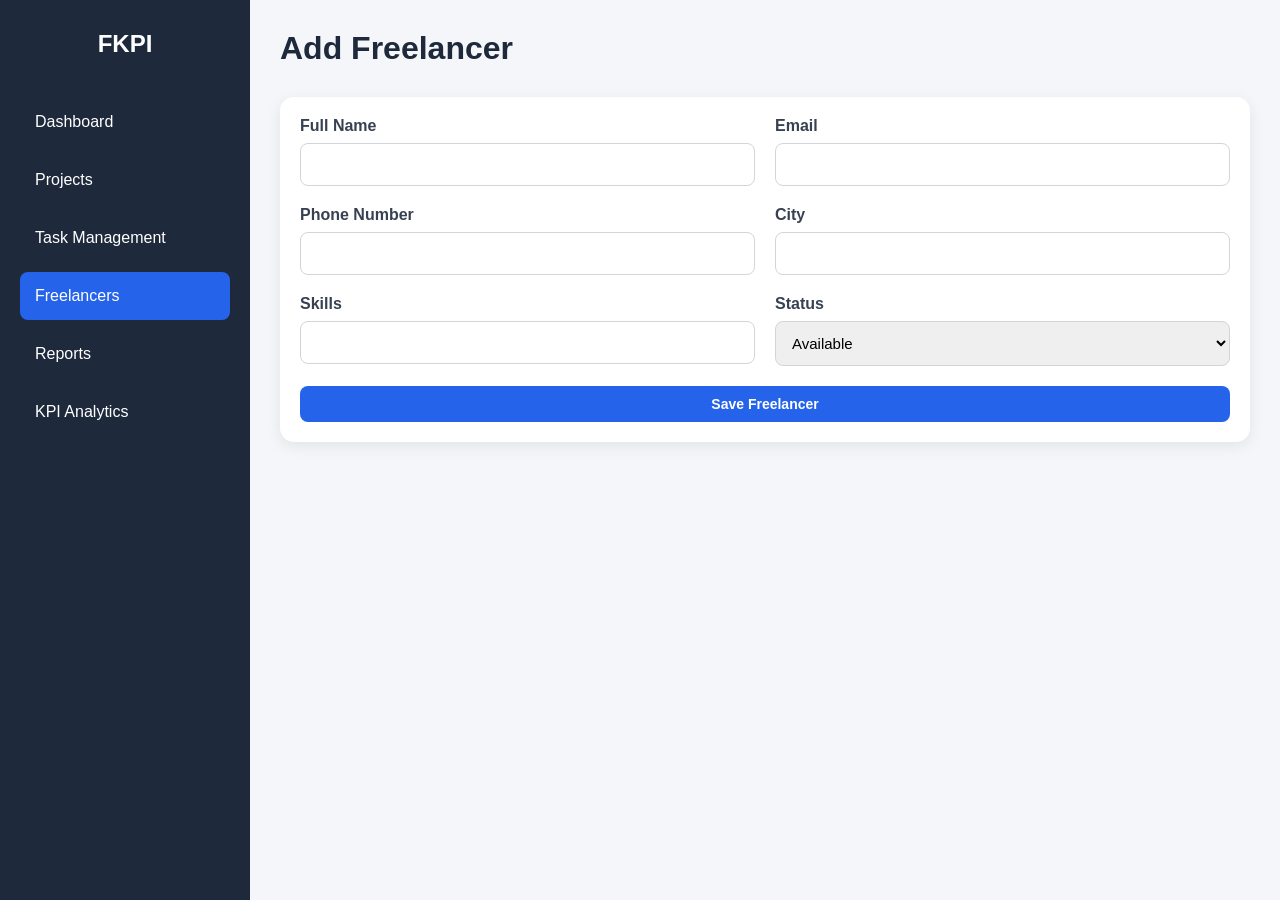
<file: pages/add-freelancer.html>
<!DOCTYPE html>
<html>
<head>
    <title>Add Freelancer</title>
    <link rel="stylesheet" href="../css/style.css">
</head>
<body>

<div class="container">

    <div class="sidebar">

        <h2>FKPI</h2>

        <ul>

            <li onclick="window.location.href='../index.html'">
                Dashboard
            </li>

            <li onclick="window.location.href='projects.html'">
                Projects
            </li>

            <li onclick="window.location.href='tasks.html'">
                Task Management
            </li>

            <li class="active"
                onclick="window.location.href='freelancers.html'">
                Freelancers
            </li>

            <li onclick="window.location.href='reports.html'">
                Reports
            </li>

            <li onclick="window.location.href='analytics.html'">
                KPI Analytics
            </li>

        </ul>

    </div>

    <div class="main">

        <div class="topbar">

            <h1>Add Freelancer</h1>

        </div>

        <div class="card">

            <form id="freelancerForm">

                <div class="form-group">

                    <label>Full Name</label>
                    <input type="text" id="fullName" required>

                </div>

                <div class="form-group">

                    <label>Email</label>
                    <input type="email" id="email" required>

                </div>

                <div class="form-group">

                    <label>Phone Number</label>
                    <input type="text" id="phone" required>

                </div>

                <div class="form-group">

                    <label>City</label>
                    <input type="text" id="city">

                </div>

                <div class="form-group">

                    <label>Skills</label>
                    <input type="text" id="skills">

                </div>

                <div class="form-group">

                    <label>Status</label>

                    <select id="status">

                        <option>Available</option>
                        <option>Busy</option>
                        <option>Inactive</option>

                    </select>

                </div>

                <button
                    type="submit"
                    class="btn btn-primary">

                    Save Freelancer

                </button>

            </form>

        </div>

    </div>

</div>

<script src="../js/modules/add-freelancer.js"></script>

</body>
</html>
</file>
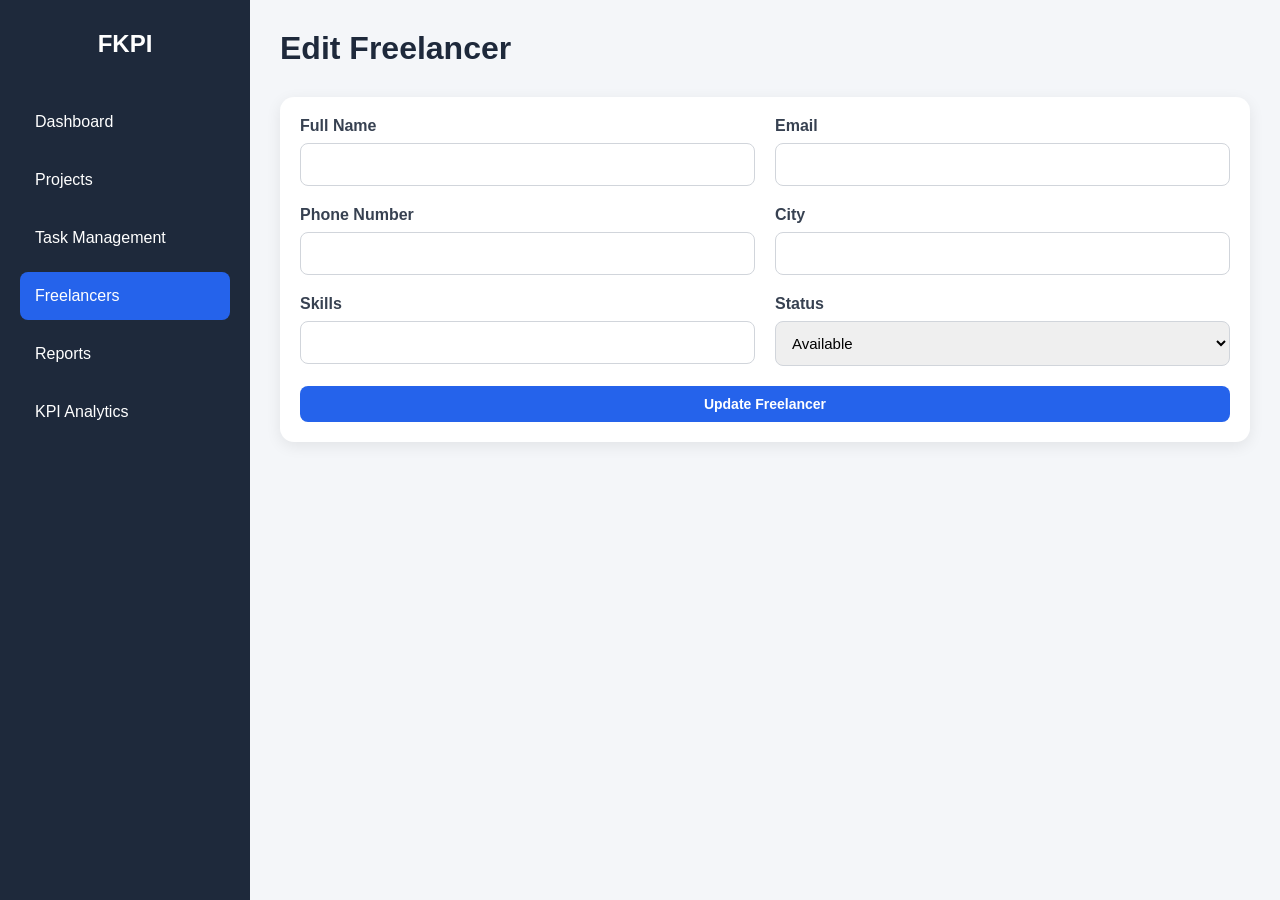
<file: pages/edit-freelancer.html>
<!DOCTYPE html>
<html>
<head>
    <title>Edit Freelancer</title>
    <link rel="stylesheet" href="../css/style.css">
</head>
<body>

<div class="container">

    <div class="sidebar">

        <h2>FKPI</h2>

        <ul>

            <li onclick="window.location.href='../index.html'">
                Dashboard
            </li>

            <li onclick="window.location.href='projects.html'">
                Projects
            </li>

            <li onclick="window.location.href='tasks.html'">
                Task Management
            </li>

            <li class="active"
                onclick="window.location.href='freelancers.html'">
                Freelancers
            </li>

            <li onclick="window.location.href='reports.html'">
                Reports
            </li>

            <li onclick="window.location.href='analytics.html'">
                KPI Analytics
            </li>

        </ul>

    </div>

    <div class="main">

        <div class="topbar">

            <h1>Edit Freelancer</h1>

        </div>

        <div class="card">

            <form id="freelancerForm">

                <div class="form-group">

                    <label>Full Name</label>
                    <input type="text" id="fullName" required>

                </div>

                <div class="form-group">

                    <label>Email</label>
                    <input type="email" id="email" required>

                </div>

                <div class="form-group">

                    <label>Phone Number</label>
                    <input type="text" id="phone" required>

                </div>

                <div class="form-group">

                    <label>City</label>
                    <input type="text" id="city">

                </div>

                <div class="form-group">

                    <label>Skills</label>
                    <input type="text" id="skills">

                </div>

                <div class="form-group">

                    <label>Status</label>

                    <select id="status">

                        <option>Available</option>
                        <option>Busy</option>
                        <option>Inactive</option>

                    </select>

                </div>

                <button
                    type="submit"
                    class="btn btn-primary">

                    Update Freelancer

                </button>

            </form>

        </div>

    </div>

</div>

<script src="../js/modules/edit-freelancer.js"></script>

</body>
</html>
</file>
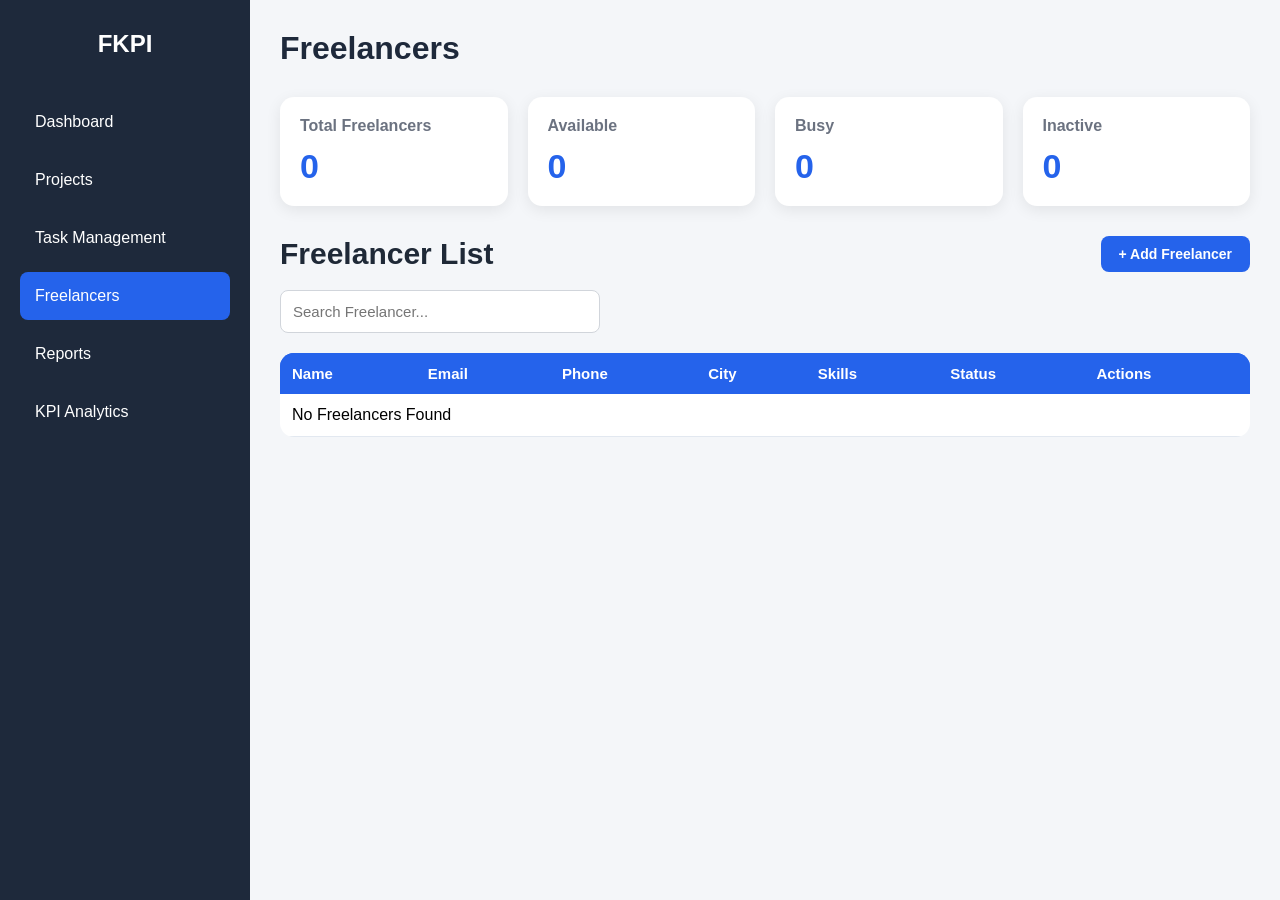
<file: pages/freelancers.html>
<!DOCTYPE html>
<html>
<head>
    <title>Freelancers</title>
    <link rel="stylesheet" href="../css/style.css">
</head>
<body>

<div class="container">

    <div class="sidebar">

        <h2>FKPI</h2>

        <ul>

            <li onclick="window.location.href='../index.html'">
                Dashboard
            </li>

            <li onclick="window.location.href='projects.html'">
                Projects
            </li>

            <li onclick="window.location.href='tasks.html'">
                Task Management
            </li>

            <li class="active"
                onclick="window.location.href='freelancers.html'">
                Freelancers
            </li>

            <li onclick="window.location.href='reports.html'">
                Reports
            </li>

            <li onclick="window.location.href='analytics.html'">
                KPI Analytics
            </li>

        </ul>

    </div>

    <div class="main">

        <div class="topbar">
            <h1>Freelancers</h1>
        </div>

        <!-- KPI Cards -->

        <div class="cards">

            <div class="card">
                <h3>Total Freelancers</h3>
                <h2 id="totalFreelancers">0</h2>
            </div>

            <div class="card">
                <h3>Available</h3>
                <h2 id="availableFreelancers">0</h2>
            </div>

            <div class="card">
                <h3>Busy</h3>
                <h2 id="busyFreelancers">0</h2>
            </div>

            <div class="card">
                <h3>Inactive</h3>
                <h2 id="inactiveFreelancers">0</h2>
            </div>

        </div>

        <!-- Search -->

        <div class="section">

            <div class="section-header">

                <h2>Freelancer List</h2>

                <button
                    class="btn btn-primary"
                    onclick="window.location.href='add-freelancer.html'">

                    + Add Freelancer

                </button>

            </div>

            <div class="table-header">

                <input
                    type="text"
                    id="searchFreelancer"
                    placeholder="Search Freelancer...">

            </div>

            <table>

                <thead>

                    <tr>

                        <th>Name</th>
                        <th>Email</th>
                        <th>Phone</th>
                        <th>City</th>
                        <th>Skills</th>
                        <th>Status</th>
                        <th>Actions</th>

                    </tr>

                </thead>

                <tbody id="freelancerTable">

                </tbody>

            </table>

        </div>

    </div>

</div>

<script src="../js/modules/freelancers.js"></script>

</body>
</html>
</file>
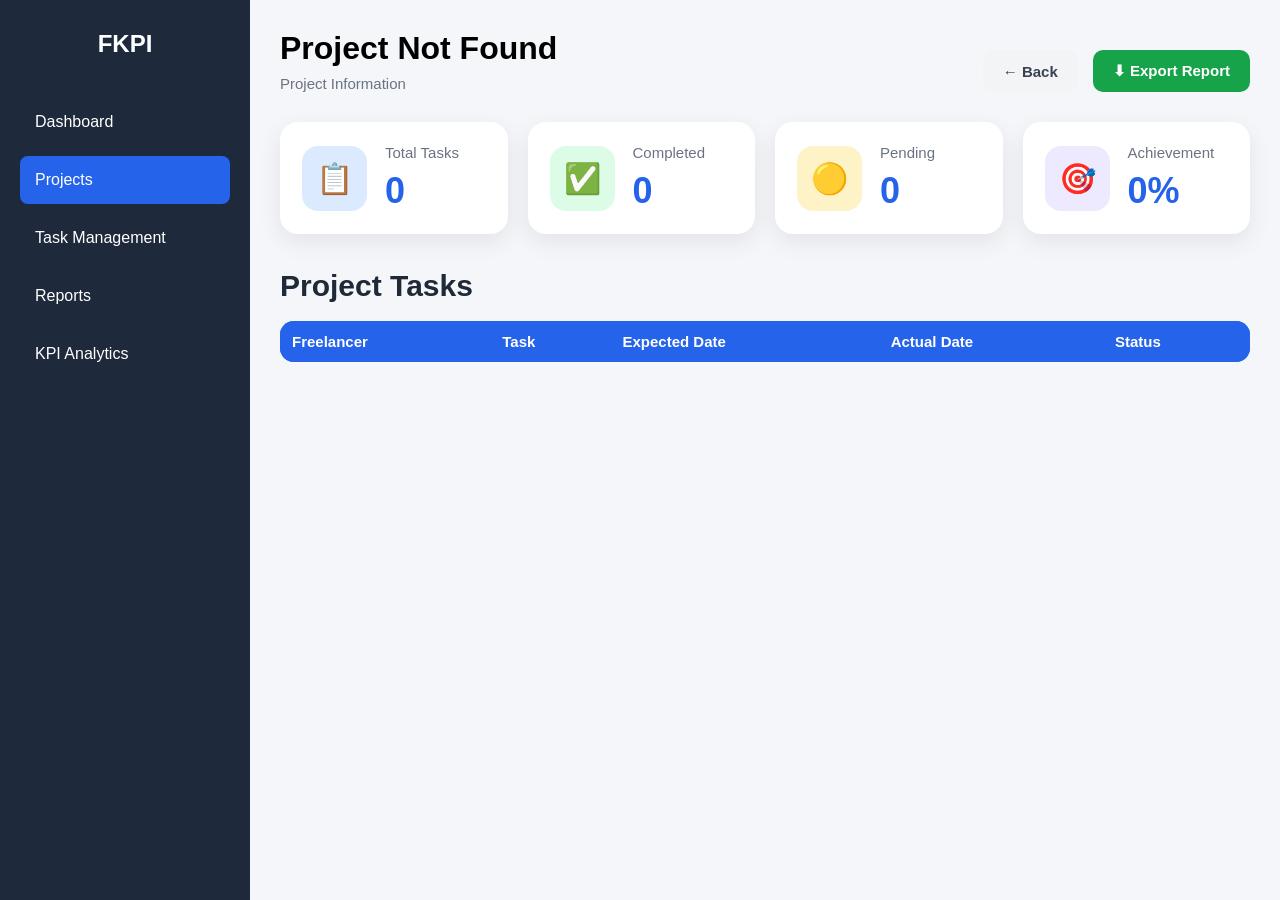
<file: pages/project-details.html>
<!DOCTYPE html>
<html>

<head>

    <title>Project Details</title>

    <link rel="stylesheet"
          href="../css/style.css">

</head>

<body>

<div class="container">

    <!-- Sidebar -->

    <div class="sidebar">

        <h2>FKPI</h2>

        <ul>

            <li
                onclick="window.location.href='../index.html'">
                Dashboard
            </li>

            <li class="active"
                onclick="window.location.href='projects.html'">
                Projects
            </li>

            <li
                onclick="window.location.href='tasks.html'">
                Task Management
            </li>

            <li>
                Reports
            </li>

            <li>
                KPI Analytics
            </li>

        </ul>

    </div>

    <!-- Main -->

    <div class="main">

        <!-- Project Header -->

<div class="project-header">

    <div>

        <h1 id="projectTitle">
            📁 Project Details
        </h1>

        <p class="project-id" id="projectInfo">
            Project Information
        </p>

    </div>

    <div class="project-actions">

        <button
            class="back-btn"
            onclick="history.back()">

            ← Back

        </button>

        <button
            class="export-btn"
            onclick="exportCSV()">

            ⬇ Export Report

        </button>

    </div>

</div>


<!-- KPI Cards -->

<div class="kpi-grid">

    <div class="kpi-card">

        <div class="kpi-icon blue">
            📋
        </div>

        <div>

            <span>Total Tasks</span>

            <h2 id="projectTotalTasks">0</h2>

        </div>

    </div>

    <div class="kpi-card">

        <div class="kpi-icon green">
            ✅
        </div>

        <div>

            <span>Completed</span>

            <h2 id="projectCompletedTasks">0</h2>

        </div>

    </div>

    <div class="kpi-card">

        <div class="kpi-icon orange">
            🟡
        </div>

        <div>

            <span>Pending</span>

            <h2 id="projectPendingTasks">0</h2>

        </div>

    </div>

    <div class="kpi-card">

        <div class="kpi-icon purple">
            🎯
        </div>

        <div>

            <span>Achievement</span>

            <h2 id="projectAchievement">0%</h2>

        </div>

    </div>

</div>

        <!-- Tasks -->

        <div class="section">

            <div class="section-header">

                <h2>Project Tasks</h2>

            </div>

            <table>

                <thead>

                    <tr>

                        <th>Freelancer</th>
                        <th>Task</th>
                        <th>Expected Date</th>
                        <th>Actual Date</th>
                        <th>Status</th>

                    </tr>

                </thead>

                <tbody id="tasksTable">

                </tbody>

            </table>

        </div>

    </div>

</div>

<script src="../js/modules/projectDetails.js">

</script>

</body>

</html>
</file>
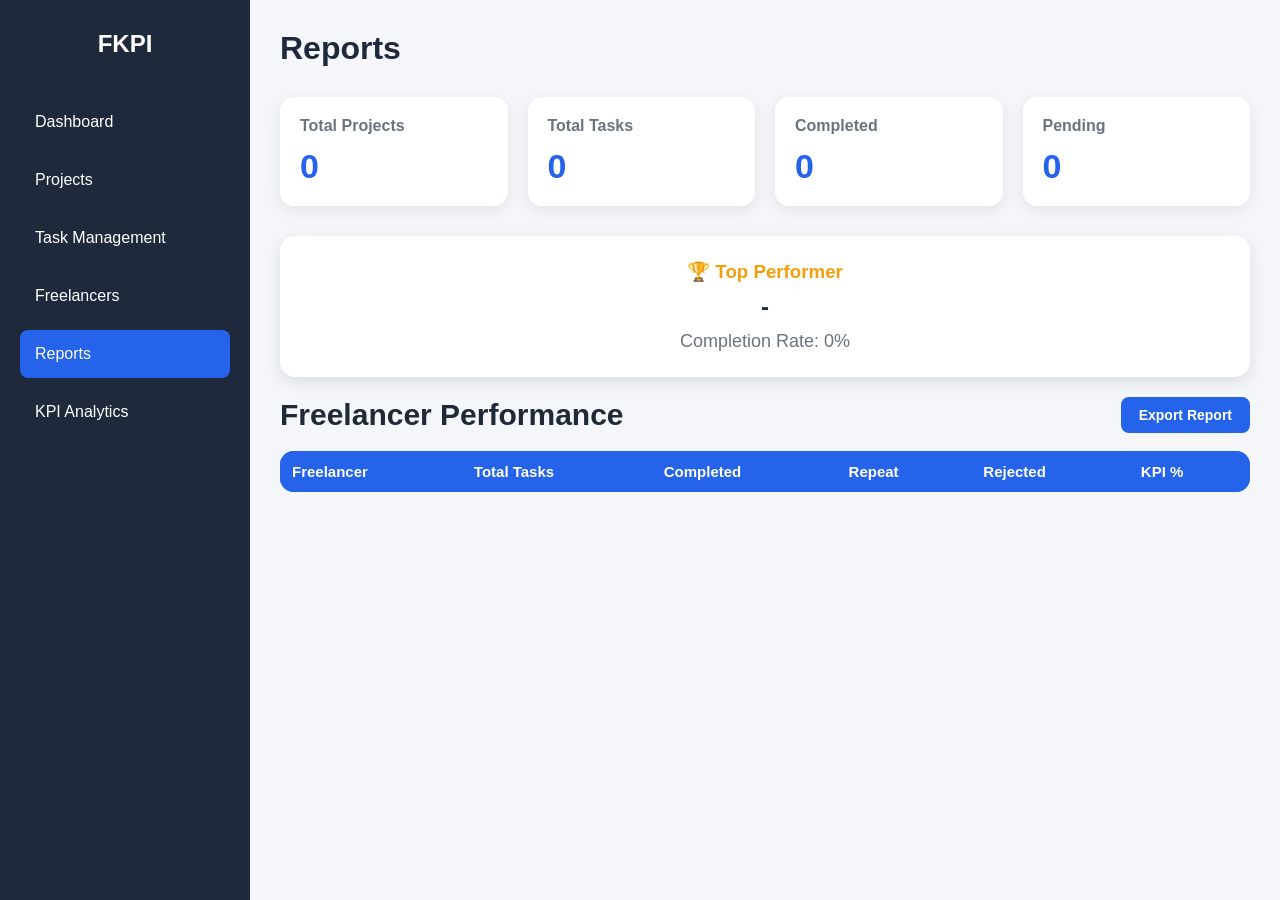
<file: pages/reports.html>
<!DOCTYPE html>
<html>

<head>
    <title>Reports</title>

    <link rel="stylesheet" href="../css/style.css">
</head>

<body>

    <div class="container">

        <!-- Sidebar -->

        <div class="sidebar">

            <h2>FKPI</h2>

            <ul>

                <li onclick="window.location.href='../index.html'">
                    Dashboard
                </li>

                <li onclick="window.location.href='projects.html'">
                    Projects
                </li>

                <li onclick="window.location.href='tasks.html'">
                    Task Management
                </li>

                <li onclick="window.location.href='freelancers.html'">
                    Freelancers
                </li>

                <li class="active"
                    onclick="window.location.href='reports.html'">
                    Reports
                </li>

                <li onclick="window.location.href='analytics.html'">
                    KPI Analytics
                </li>

            </ul>

        </div>


        <!-- Main Content -->

        <div class="main">

            <div class="topbar">
                <h1>Reports</h1>
            </div>


            <!-- Summary Cards -->

            <div class="cards">

                <div class="card">
                    <h3>Total Projects</h3>
                    <h2 id="reportProjects">0</h2>
                </div>

                <div class="card">
                    <h3>Total Tasks</h3>
                    <h2 id="reportTasks">0</h2>
                </div>

                <div class="card">
                    <h3>Completed</h3>
                    <h2 id="reportCompleted">0</h2>
                </div>

                <div class="card">
                    <h3>Pending</h3>
                    <h2 id="reportPending">0</h2>
                </div>

            </div>


            <div class="top-performer-card">

                <h3>🏆 Top Performer</h3>

                <h2 id="topPerformerName">
                    -
                </h2>

                <p>

                    Completion Rate:

                    <span id="topPerformerKPI">

                        0%

                    </span>

                </p>

            </div>

            <!-- Freelancer Performance -->

            <div class="section">

                <div class="section-header">

                    <h2>Freelancer Performance</h2>

                    <button
                        class="btn btn-primary"
                        onclick="exportReport()">

                        Export Report

                    </button>

                </div>

                <table>

                    <thead>

                        <tr>

                            <th>Freelancer</th>
                            <th>Total Tasks</th>
                            <th>Completed</th>
                            <th>Repeat</th>
                            <th>Rejected</th>
                            <th>KPI %</th>

                        </tr>

                    </thead>

                    <tbody id="performanceTable">

                    </tbody>

                </table>

            </div>

        </div>

    </div>

    <script src="../js/modules/reports.js"></script>

</body>

</html>
</file>
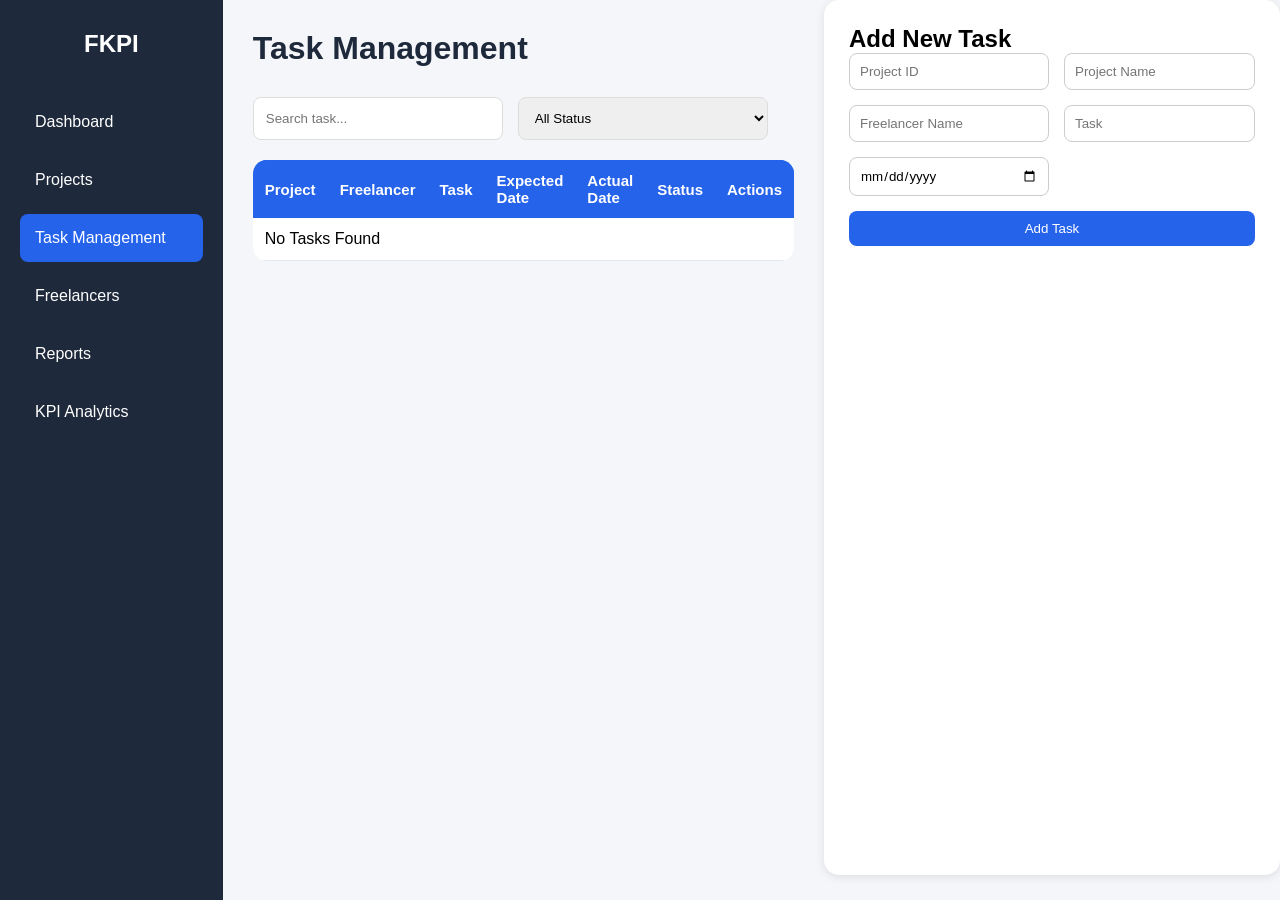
<file: pages/tasks.html>
<!DOCTYPE html>
<html>
<head>
    <title>Task Management</title>
    <link rel="stylesheet" href="../css/style.css">
</head>
<body>

<div class="container">

    <!-- Sidebar -->
    <div class="sidebar">
        <h2>FKPI</h2>

        <ul>

            <li
                onclick="window.location.href='../index.html'">
                Dashboard
            </li>

            <li
                onclick="window.location.href='projects.html'">
                Projects
            </li>

            <li class="active"
                onclick="window.location.href='tasks.html'">
                Task Management
            </li>

            <li onclick="window.location.href='freelancers.html'">
                Freelancers
            </li>

            <li onclick="window.location.href='reports.html'">
                Reports
            </li>

            <li onclick="window.location.href='analytics.html'">
                KPI Analytics
            </li>

        </ul>
    </div>

    <!-- Main -->

    <div class="main">

        <div class="topbar">
            <h1>Task Management</h1>
        </div>

        <div class="task-toolbar">

            <input
                type="text"
                id="searchTask"
                placeholder="Search task...">

            <select
                id="statusFilter"
                onchange="renderTasks()">

                <option value="All">All Status</option>
                <option value="Pending">Pending</option>
                <option value="Completed">Completed</option>
                <option value="Repeat">Repeat</option>
                <option value="Rejected">Rejected</option>
                <option value="Cancelled">Cancelled</option>

            </select>

        </div>

        <div class="section">

            <table>

                <thead>
                    <tr>
                        <th>Project</th>
                        <th>Freelancer</th>
                        <th>Task</th>
                        <th>Expected Date</th>
                        <th>Actual Date</th>
                        <th>Status</th>
                        <th>Actions</th>
                    </tr>
                    </thead>

                <tbody id="tasksBody">

                </tbody>

            </table>

        </div>

    </div>

    <div class="form-container">

        <h2>Add New Task</h2>

        <form id="taskForm">

            <input
                type="text"
                id="projectId"
                placeholder="Project ID"
                required
            >

            <input
                type="text"
                id="projectName"
                placeholder="Project Name"
                required
            >

            <input
                type="text"
                id="freelancer"
                placeholder="Freelancer Name"
                required
            >

            <input
                type="text"
                id="taskName"
                placeholder="Task"
                required
            >

            <input
                type="date"
                id="expectedDate"
                required
            >

            <button type="submit">
                Add Task
            </button>

        </form>

    </div>

</div>

<script src="../js/tasks.js"></script>

</body>
</html>
</file>
<file: css/style.css>
/* Reset */

*{
    margin:0;
    padding:0;
    box-sizing:border-box;
    font-family: Arial, sans-serif;
}

body{
    background:#f4f6f9;
}

/* Main Layout */

.container{
    display:flex;
    min-height:100vh;
}

/* Sidebar */

.sidebar{
    width:250px;
    background:#1e293b;
    color:white;
    padding:30px 20px;
}

.sidebar h2{
    text-align:center;
    margin-bottom:40px;
}

.sidebar ul{
    list-style:none;
}

.sidebar ul li{
    padding:15px;
    margin-bottom:10px;
    border-radius:8px;
    cursor:pointer;
    transition:0.3s;
}

.sidebar ul li:hover,
.sidebar ul li.active{
    background:#2563eb;
}

/* Main Content */

.main{
    flex:1;
    padding:30px;
}

.topbar{
    margin-bottom:30px;
}

.topbar h1{
    color:#1e293b;
}

/* KPI Cards */

.cards{
    display:grid;
    grid-template-columns:repeat(auto-fit,minmax(220px,1fr));
    gap:20px;
    margin-bottom:30px;
}

.card{
    background:#fff;
    padding:25px;
    border-radius:15px;
    box-shadow:0 2px 10px rgba(0,0,0,0.1);
}

.card h3{
    color:#64748b;
    margin-bottom:10px;
}

.card h2{
    font-size:35px;
    color:#2563eb;
}

/* Chart Section */

.chart-container{
    background:#fff;
    padding:25px;
    border-radius:15px;
    box-shadow:0 2px 10px rgba(0,0,0,0.1);
    margin-bottom:30px;
    height:350px;
    display:flex;
    justify-content:center;
    align-items:center;
}

#statusChart{
    max-width:300px;
    max-height:300px;
}

.chart-container canvas{
    max-height:400px;
}

/* Table Section */

.table-container{
    background:#fff;
    padding:25px;
    border-radius:15px;
    box-shadow:0 2px 10px rgba(0,0,0,0.1);
}

.table-container h2{
    margin-bottom:20px;
}

table{
    width:100%;
    border-collapse:collapse;
}

table th{
    background:#2563eb;
    color:white;
    padding:12px;
}

table td{
    padding:12px;
    border-bottom:1px solid #e2e8f0;
}

table tr:hover{
    background:#f8fafc;
}

/* Responsive */

@media(max-width:768px){

    .container{
        flex-direction:column;
    }

    .sidebar{
        width:100%;
    }

}

.toolbar{
    display:flex;
    gap:15px;
    margin-bottom:20px;
}

.toolbar input,
.toolbar select{
    padding:10px;
    border:1px solid #ccc;
    border-radius:8px;
}

.action-btn{
    border:none;
    padding:8px 10px;
    border-radius:6px;
    cursor:pointer;
    margin:2px;
    color:#fff;
    font-size:12px;
}

.complete-btn{
    background:#16a34a;
}

.repeat-btn{
    background:#3b82f6;
}

.reject-btn{
    background:#dc2626;
}

.cancel-btn{
    background:#6b7280;
}

.delete-btn{
    background:#111827;
}

.form-container{
    background:#fff;
    padding:25px;
    border-radius:15px;
    margin-bottom:25px;
    box-shadow:0 2px 10px rgba(0,0,0,0.1);
}

#taskForm{
    display:grid;
    grid-template-columns:repeat(auto-fit,minmax(200px,1fr));
    gap:15px;
}

#taskForm input{
    padding:10px;
    border:1px solid #ccc;
    border-radius:8px;
}

#taskForm button{
    background:#2563eb;
    color:white;
    border:none;
    border-radius:8px;
    cursor:pointer;
    padding:10px;
}

.chart-container-wrapper{
    background:#fff;
    padding:25px;
    border-radius:15px;
    box-shadow:0 2px 10px rgba(0,0,0,0.1);
    margin-bottom:30px;
}

.chart-container-wrapper h2{
    margin-bottom:20px;
    color:#1e293b;
}

/* Upload Card */

.upload-card{

    background:#fff;

    border:2px dashed #4F7CFF;

    border-radius:18px;

    padding:45px;

    text-align:center;

    transition:.3s;

}

.upload-card:hover{

    background:#f8fbff;

}

.upload-icon{

    font-size:65px;

    margin-bottom:15px;

}

.selected-file{

    margin:20px auto;

    width:350px;

    padding:12px;

    background:#f5f7fb;

    border-radius:10px;

    font-weight:600;

    color:#444;

}

.upload-card h3{
    margin-top:15px;
    margin-bottom:10px;
    font-size:28px;
    color:#1f2937;
}

.upload-card p{
    margin-bottom:25px;
    color:#6b7280;
    line-height:1.8;
    font-size:16px;
}

#browseBtn{
    margin-top:15px;
    margin-bottom:20px;
    padding:12px 28px;
    font-size:16px;
}

.selected-file{
    margin:20px auto;
    width:320px;
    min-height:22px;
    padding:12px;
    background:#f3f4f6;
    border-radius:10px;
    border:1px solid #d1d5db;
    color:#374151;
    font-weight:600;
}

#uploadBtn{
    margin-top:25px;
}


/* Projects Grid */

.projects-grid{
    display:grid;
    grid-template-columns:repeat(auto-fit,minmax(320px,1fr));
    gap:20px;
}


/* Project Card */

.project-card{
    background:#fff;
    border-radius:15px;
    padding:25px;
    box-shadow:0 2px 10px rgba(0,0,0,0.1);
}

.project-card h3{
    color:#2563eb;
    margin-bottom:15px;
}

.project-card p{
    margin-bottom:8px;
    color:#475569;
}

.project-actions{
    margin-top:20px;
    display:flex;
    gap:10px;
    flex-wrap:wrap;
}

.upload-icon{
    font-size:60px;
    margin-bottom:15px;
}

.upload-box h3{
    margin-bottom:10px;
    color:#1e293b;
}

.upload-btn{
    padding:12px 25px;
    font-size:16px;
}

.section h2{
    margin-bottom:20px;
}

#topPerformerCard .project-card{
    text-align:center;
}

#topPerformerCard h3{
    font-size:28px;
    color:#16a34a;
}

.project-actions{
    margin-top:20px;
    display:flex;
    gap:10px;
}

.btn{
    padding:10px 18px;
    border:none;
    border-radius:8px;
    cursor:pointer;
    font-size:14px;
    font-weight:600;
}

.btn-primary{
    background:#2563eb;
    color:#fff;
}

.btn-primary:hover{
    background:#1d4ed8;
}

.btn-danger{
    background:#dc2626;
    color:#fff;
}

.btn-danger:hover{
    background:#b91c1c;
}

.section-header{
    display:flex;
    justify-content:space-between;
    align-items:center;
    margin-bottom:20px;
}

.section-header h2{
    margin:0;
}

.task-toolbar{
    display:flex;
    gap:15px;
    margin:20px 0;
}

.task-toolbar input,
.task-toolbar select{
    padding:12px;
    border:1px solid #ddd;
    border-radius:8px;
    min-width:250px;
}

.status-badge{
    padding:6px 12px;
    border-radius:20px;
    font-size:12px;
    font-weight:600;
    color:#fff;
}

.completed{
    background:#16a34a;
}

.pending{
    background:#f59e0b;
}

.repeat{
    background:#3b82f6;
}

.rejected{
    background:#dc2626;
}

.cancelled{
    background:#6b7280;
}

.excellent{
    background:#16a34a;
    color:#fff;
    padding:6px 12px;
    border-radius:20px;
}

.good{
    background:#2563eb;
    color:#fff;
    padding:6px 12px;
    border-radius:20px;
}

.average{
    background:#f59e0b;
    color:#fff;
    padding:6px 12px;
    border-radius:20px;
}

.poor{
    background:#dc2626;
    color:#fff;
    padding:6px 12px;
    border-radius:20px;
}

.charts-grid{

    display:grid;

    grid-template-columns:repeat(auto-fit,minmax(450px,1fr));

    gap:25px;

    margin-top:25px;

}

.chart-card{

    background:#fff;

    padding:25px;

    border-radius:15px;

    box-shadow:0 2px 10px rgba(0,0,0,.08);

}

.chart-card h3{

    margin-bottom:20px;

}

.chart-card canvas{

    max-height:320px;

}

/* ===========================
   Section Header
=========================== */

.section-header{
    display:flex;
    justify-content:space-between;
    align-items:center;
    margin-bottom:20px;
    gap:20px;
}

.section-header h2{
    font-size:24px;
    color:#1f2937;
}


/* ===========================
   KPI Cards
=========================== */

.cards{
    display:grid;
    grid-template-columns:repeat(auto-fit,minmax(220px,1fr));
    gap:20px;
    margin-bottom:30px;
}

.card{
    background:#fff;
    padding:20px;
    border-radius:14px;
    box-shadow:0 4px 15px rgba(0,0,0,.08);
    transition:.3s;
}

.card:hover{
    transform:translateY(-4px);
}

.card h3{
    color:#6b7280;
    font-size:16px;
    margin-bottom:12px;
}

.card h2{
    font-size:34px;
    color:#2563eb;
}


/* ===========================
   Table Header
=========================== */

.table-header{
    display:flex;
    justify-content:space-between;
    align-items:center;
    margin-bottom:20px;
    gap:15px;
}

.table-header input{

    width:320px;

    padding:12px;

    border:1px solid #d1d5db;

    border-radius:8px;

    font-size:15px;

    outline:none;

}

.table-header input:focus{

    border-color:#2563eb;

}


/* ===========================
   Tables
=========================== */

table{

    width:100%;

    border-collapse:collapse;

    background:white;

    border-radius:12px;

    overflow:hidden;

}

thead{

    background:#2563eb;

    color:white;

}

th{

    padding:15px;

    text-align:left;

    font-size:15px;

}

td{

    padding:15px;

    border-bottom:1px solid #e5e7eb;

}

tbody tr:hover{

    background:#f8fafc;

}


/* ===========================
   Status Badge
=========================== */

.status{

    padding:7px 14px;

    border-radius:30px;

    color:white;

    font-size:13px;

    font-weight:600;

}

.available{

    background:#22c55e;

}

.busy{

    background:#f59e0b;

}

.inactive{

    background:#ef4444;

}


/* ===========================
   Forms
=========================== */

form{

    display:grid;

    grid-template-columns:repeat(2,1fr);

    gap:20px;

}

.form-group{

    display:flex;

    flex-direction:column;

}

.form-group label{

    margin-bottom:8px;

    font-weight:600;

    color:#374151;

}

.form-group input,
.form-group select{

    padding:12px;

    border:1px solid #d1d5db;

    border-radius:8px;

    font-size:15px;

}

.form-group input:focus,
.form-group select:focus{

    border-color:#2563eb;

    outline:none;

}

form button{

    grid-column:span 2;

}


/* ===========================
   Buttons
=========================== */

.btn{

    padding:10px 18px;

    border:none;

    border-radius:8px;

    cursor:pointer;

    font-weight:600;

    transition:.3s;

}

.btn-primary{

    background:#2563eb;

    color:white;

}

.btn-primary:hover{

    background:#1d4ed8;

}

.btn-danger{

    background:#ef4444;

    color:white;

}

.btn-danger:hover{

    background:#dc2626;

}


/* ===========================
   Responsive
=========================== */

@media(max-width:768px){

    form{

        grid-template-columns:1fr;

    }

    form button{

        grid-column:span 1;

    }

    .table-header{

        flex-direction:column;

        align-items:stretch;

    }

    .table-header input{

        width:100%;

    }

}

.action-select{

    padding:8px 12px;

    border:1px solid #d1d5db;

    border-radius:8px;

    cursor:pointer;

    font-size:13px;

    background:white;

    min-width:130px;

}

.action-dropdown{
    position: relative;
    display: inline-block;
}

.manage-btn{
    background:#2563eb;
    color:#fff;
    border:none;
    border-radius:8px;
    padding:8px 14px;
    cursor:pointer;
    font-size:13px;
    font-weight:600;
    transition:.2s;
}

.manage-btn:hover{
    background:#1d4ed8;
}

.dropdown-menu{
    display:none;
    position:absolute;
    right:0;
    top:110%;
    background:#fff;
    min-width:170px;
    border-radius:10px;
    box-shadow:0 8px 25px rgba(0,0,0,.15);
    overflow:hidden;
    z-index:1000;
}

.action-dropdown:hover .dropdown-menu{
    display:block;
}

.dropdown-menu div{
    padding:12px 15px;
    cursor:pointer;
    font-size:14px;
    transition:.2s;
}

.dropdown-menu div:hover{
    background:#f3f4f6;
}

.delete-item{
    border-top:1px solid #e5e7eb;
    color:#dc2626;
    font-weight:600;
}

/* ===========================
   Project Details Redesign
=========================== */

.project-header{

    display:flex;

    justify-content:space-between;

    align-items:center;

    margin-bottom:30px;

}

.project-id{

    margin-top:8px;

    color:#6b7280;

    font-size:15px;

}

.project-actions{

    display:flex;

    gap:15px;

}

.back-btn,
.export-btn{

    padding:12px 20px;

    border:none;

    border-radius:10px;

    font-size:15px;

    font-weight:600;

    cursor:pointer;

    transition:.25s;

}

.back-btn{

    background:#f3f4f6;

    color:#374151;

}

.back-btn:hover{

    background:#e5e7eb;

}

.export-btn{

    background:#16a34a;

    color:white;

}

.export-btn:hover{

    background:#15803d;

}


/* KPI Cards */

.kpi-grid{

    display:grid;

    grid-template-columns:repeat(4,1fr);

    gap:20px;

    margin-bottom:35px;

}

.kpi-card{

    background:white;

    border-radius:18px;

    padding:22px;

    display:flex;

    align-items:center;

    gap:18px;

    box-shadow:0 8px 25px rgba(0,0,0,.08);

    transition:.25s;

}

.kpi-card:hover{

    transform:translateY(-6px);

    box-shadow:0 15px 35px rgba(37,99,235,.12);

}

.kpi-icon{

    width:65px;

    height:65px;

    border-radius:16px;

    display:flex;

    align-items:center;

    justify-content:center;

    font-size:30px;

}

.blue{

    background:#dbeafe;

}

.green{

    background:#dcfce7;

}

.orange{

    background:#fef3c7;

}

.purple{

    background:#ede9fe;

}

.kpi-card span{

    color:#6b7280;

    font-size:15px;

}

.kpi-card h2{

    margin-top:8px;

    font-size:36px;

    color:#2563eb;

}

/* Date Input */

table input[type="date"]{

    width:145px;

    padding:8px 10px;

    border:1px solid #d1d5db;

    border-radius:8px;

    background:#fff;

    font-size:14px;

    transition:.25s;

}

table input[type="date"]:focus{

    outline:none;

    border-color:#2563eb;

    box-shadow:0 0 0 3px rgba(37,99,235,.15);

}

table select{

    width:150px;

    padding:8px 12px;

    border:1px solid #d1d5db;

    border-radius:8px;

    background:white;

    font-weight:600;

    cursor:pointer;

    transition:.25s;

}

table select:hover{

    border-color:#2563eb;

}

table select:focus{

    outline:none;

    border-color:#2563eb;

    box-shadow:0 0 0 3px rgba(37,99,235,.15);

}

.section table{

    border-collapse:separate;

    border-spacing:0;

    overflow:hidden;

    border-radius:14px;

    background:white;

}

.section tbody tr{

    transition:.2s;

}

.section tbody tr:hover{

    background:#f8fbff;

}

.section-header{

    display:flex;

    justify-content:space-between;

    align-items:center;

    margin-bottom:18px;

}

.section-header h2{

    font-size:30px;

    font-weight:700;

}

.top-performer-card{

    background:white;

    padding:25px;

    border-radius:15px;

    margin:20px 0;

    box-shadow:0 5px 15px rgba(0,0,0,0.1);

    text-align:center;

}

.top-performer-card h3{

    color:#f59e0b;

    margin-bottom:10px;

}

.top-performer-card h2{

    color:#1f2937;

    margin-bottom:10px;

}

.top-performer-card p{

    color:#6b7280;

    font-size:18px;

}

.manual-project-card{

    background:white;

    padding:30px;

    border-radius:15px;

    margin-top:25px;

    box-shadow:0 4px 12px rgba(0,0,0,.08);

    text-align:center;

}

.manual-project-card h3{

    margin-bottom:20px;

}

.manual-project-card form{

    display:flex;

    gap:15px;

    justify-content:center;

    align-items:center;

    flex-wrap:wrap;

}

.manual-project-card input{

    width:250px;

    padding:12px;

    border:1px solid #d1d5db;

    border-radius:10px;

}

.manual-project-card button{

    padding:12px 24px;

    background:#2563eb;

    color:white;

    border:none;

    border-radius:10px;

    cursor:pointer;

}

.btn-warning{

    background:#f59e0b;
    color:white;

}

.btn-warning:hover{

    background:#d97706;

}

.project-status{

    display:inline-block;

    padding:6px 12px;

    border-radius:20px;

    font-size:12px;

    font-weight:600;

    margin-bottom:15px;

}

.project-status.completed{

    background:#dcfce7;

    color:#15803d;

}

.project-status.in-progress{

    background:#fef3c7;

    color:#ca8a04;

}

.project-status.not-started{

    background:#fee2e2;

    color:#dc2626;

}
</file>
